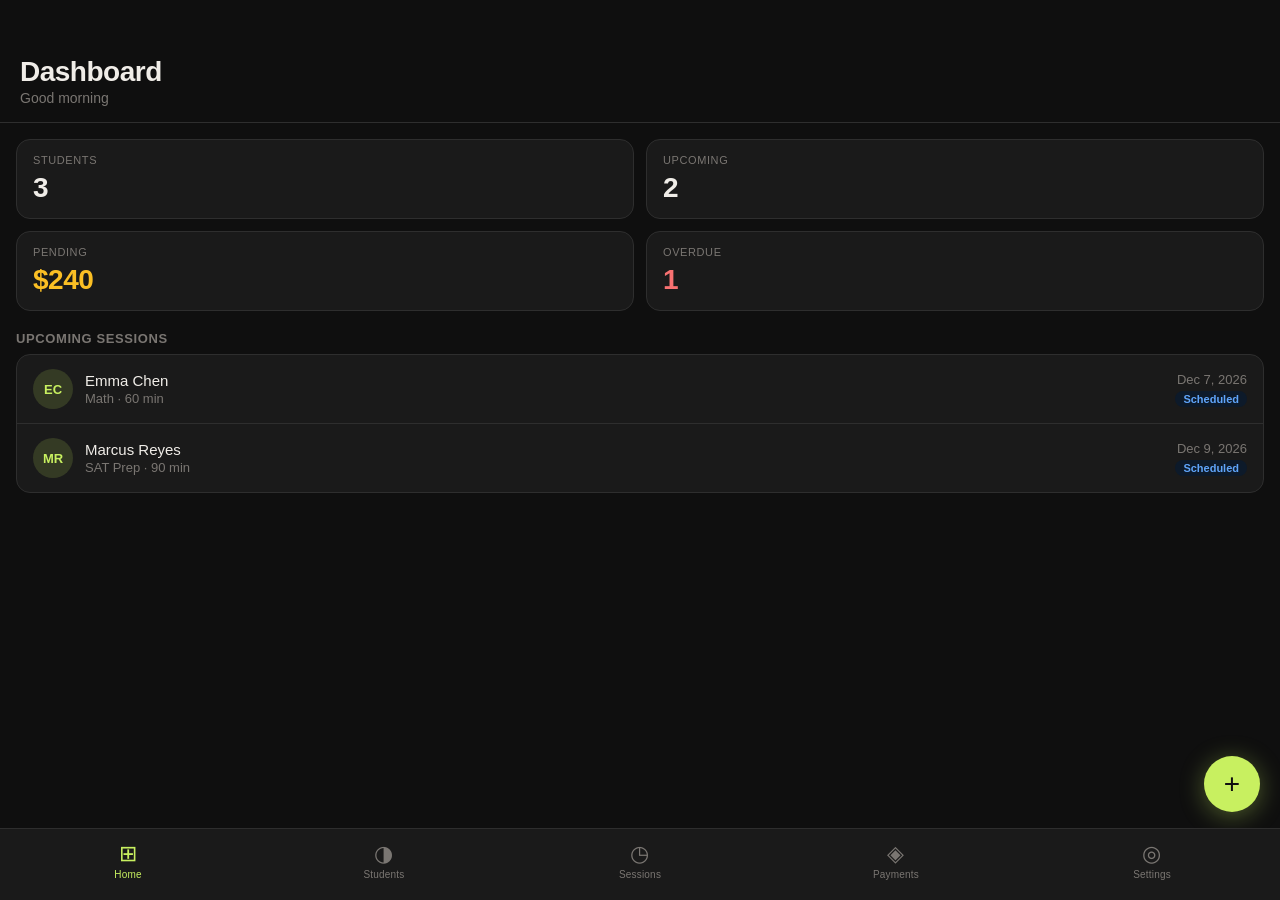
<file: index.html>
<!DOCTYPE html>
<html lang="en">

<head>
  <meta charset="UTF-8" />
  <meta name="viewport" content="width=device-width, initial-scale=1.0, viewport-fit=cover" />
  <meta name="apple-mobile-web-app-capable" content="yes" />
  <meta name="apple-mobile-web-app-status-bar-style" content="black-translucent" />
  <meta name="apple-mobile-web-app-title" content="TutorBase" />
  <meta name="theme-color" content="#0F0F0F" />
  <title>TutorBase</title>
  <link rel="manifest" href="manifest.json" />
  <link rel="apple-touch-icon" href="/icons/icon-192.png" />
  <link rel="stylesheet" href="css/style.css" />
</head>

<body>

  <div id="app">
    <div class="pages">

      <!-- ══════════════════════════════════════════════
         DASHBOARD
    ══════════════════════════════════════════════ -->
      <div class="page active" id="page-dashboard">
        <div class="page-header">
          <h1>Dashboard</h1>
          <p id="dashboard-greeting">Welcome back</p>
        </div>

        <div class="stats-grid">
          <div class="stat-card">
            <div class="stat-label">Students</div>
            <div class="stat-value" id="stat-students">—</div>
          </div>
          <div class="stat-card">
            <div class="stat-label">Upcoming</div>
            <div class="stat-value" id="stat-upcoming">—</div>
          </div>
          <div class="stat-card">
            <div class="stat-label">Pending</div>
            <div class="stat-value amber" id="stat-pending">—</div>
          </div>
          <div class="stat-card">
            <div class="stat-label">Overdue</div>
            <div class="stat-value red" id="stat-overdue">—</div>
          </div>
        </div>

        <div class="section-header">Upcoming Sessions</div>
        <div class="list-container" id="upcoming-list"></div>
      </div>

      <!-- ══════════════════════════════════════════════
         STUDENTS
    ══════════════════════════════════════════════ -->
      <div class="page" id="page-students">
        <div class="page-header">
          <h1>Students</h1>
        </div>
        <div class="search-wrap">
          <input class="search-input" id="search-input" type="search" placeholder="Search students..." />
        </div>
        <div class="list-container" id="student-list"></div>
      </div>

      <!-- ══════════════════════════════════════════════
         SESSIONS
    ══════════════════════════════════════════════ -->
      <div class="page" id="page-sessions">
        <div class="page-header">
          <h1>Sessions</h1>
          <p>All upcoming and past sessions</p>
        </div>
        <div class="list-container" style="margin:0 16px;" id="sessions-list"></div>
      </div>

      <!-- ══════════════════════════════════════════════
         PAYMENTS
    ══════════════════════════════════════════════ -->
      <div class="page" id="page-payments">
        <div class="page-header">
          <h1>Payments</h1>
        </div>
        <div class="pay-summary">
          <div class="pay-card">
            <div class="pv green" id="pay-earned">$0</div>
            <div class="pl">Earned</div>
          </div>
          <div class="pay-card">
            <div class="pv amber" id="pay-pending">$0</div>
            <div class="pl">Pending</div>
          </div>
          <div class="pay-card">
            <div class="pv red" id="pay-overdue">$0</div>
            <div class="pl">Overdue</div>
          </div>
        </div>
        <div class="section-header">Payment History</div>
        <div class="list-container" style="margin:0 16px;" id="payments-list"></div>
      </div>

      <!-- ══════════════════════════════════════════════
         SETTINGS
    ══════════════════════════════════════════════ -->
      <div class="page" id="page-settings">
        <div class="page-header">
          <h1>Settings</h1>
        </div>

        <div class="section-header">Data & Backup</div>
        <div class="settings-section">
          <div class="settings-row">
            <div>
              <div class="settings-label">Export backup</div>
              <div class="settings-sub">Save all your data as a JSON file</div>
            </div>
            <button class="btn-settings" id="btn-export">Export</button>
          </div>
          <div class="settings-row">
            <div>
              <div class="settings-label">Import backup</div>
              <div class="settings-sub">Restore from a previous backup</div>
            </div>
            <button class="btn-settings" id="btn-import">Import</button>
          </div>
          <input type="file" id="import-file" accept=".json" style="display:none" />
        </div>

        <div class="section-header">Install App</div>
        <div class="settings-section">
          <div class="settings-row">
            <div>
              <div class="settings-label">Add to Home Screen</div>
              <div class="settings-sub">iPhone: tap Share → Add to Home Screen. Android: tap ⋮ → Install app.</div>
            </div>
          </div>
        </div>

        <div class="section-header">About</div>
        <div class="settings-section">
          <div class="settings-row">
            <div class="settings-label">TutorBase</div>
            <div class="settings-sub">v1.0.0 · All data stored on device</div>
          </div>
        </div>
      </div>

    </div><!-- /pages -->

    <!-- ── BOTTOM NAV ── -->
    <nav class="bottom-nav">
      <button class="nav-btn active" data-page="dashboard">
        <span class="nav-icon">⊞</span>
        <span>Home</span>
      </button>
      <button class="nav-btn" data-page="students">
        <span class="nav-icon">◑</span>
        <span>Students</span>
      </button>
      <button class="nav-btn" data-page="sessions">
        <span class="nav-icon">◷</span>
        <span>Sessions</span>
      </button>
      <button class="nav-btn" data-page="payments">
        <span class="nav-icon">◈</span>
        <span>Payments</span>
      </button>
      <button class="nav-btn" data-page="settings">
        <span class="nav-icon">◎</span>
        <span>Settings</span>
      </button>
    </nav>
  </div><!-- /app -->

  <!-- ── FAB ── -->
  <button id="fab">+</button>

  <!-- ── TOAST ── -->
  <div id="toast"></div>

  <!-- ══════════════════════════════════════════════
     STUDENT FORM MODAL (bottom sheet)
══════════════════════════════════════════════ -->
  <div class="modal-overlay" id="modal-overlay">
    <div class="modal">
      <div class="modal-handle"></div>
      <div class="modal-header">
        <span class="modal-title" id="modal-title">New Student</span>
        <button class="modal-close" id="modal-close">✕</button>
      </div>
      <div class="modal-body">
        <!-- Student form -->
        <div id="student-form">
          <div class="form-row">
            <div class="form-group">
              <label class="form-label">First name *</label>
              <input class="form-input" id="f-first" type="text" placeholder="Alex" />
            </div>
            <div class="form-group">
              <label class="form-label">Last name *</label>
              <input class="form-input" id="f-last" type="text" placeholder="Johnson" />
            </div>
          </div>
          <div class="form-row">
            <div class="form-group">
              <label class="form-label">Subject</label>
              <select class="form-select" id="f-subject">
                <option value="">Select...</option>
                <option>Math</option>
                <option>Science</option>
                <option>English</option>
                <option>History</option>
                <option>Spanish</option>
                <option>SAT Prep</option>
                <option>ACT Prep</option>
                <option>Piano</option>
                <option>Guitar</option>
              </select>
            </div>
            <div class="form-group">
              <label class="form-label">Grade</label>
              <select class="form-select" id="f-grade">
                <option value="">Select...</option>
                <option>K–2nd</option>
                <option>3rd–5th</option>
                <option>6th–8th</option>
                <option>9th–12th</option>
                <option>College</option>
                <option>Adult</option>
              </select>
            </div>
          </div>
          <div class="form-group">
            <label class="form-label">Hourly rate ($)</label>
            <input class="form-input" id="f-rate" type="number" placeholder="45" min="0" />
          </div>
          <div class="form-group">
            <label class="form-label">Parent / Guardian</label>
            <input class="form-input" id="f-parent" type="text" placeholder="Sarah Johnson" />
          </div>
          <div class="form-group">
            <label class="form-label">Parent email</label>
            <input class="form-input" id="f-email" type="email" placeholder="parent@email.com" />
          </div>
          <div class="form-group">
            <label class="form-label">Parent phone</label>
            <input class="form-input" id="f-phone" type="tel" placeholder="(555) 000-0000" />
          </div>
          <div class="form-group">
            <label class="form-label">Notes</label>
            <textarea class="form-textarea" id="f-notes"
              placeholder="Learning style, goals, things to remember..."></textarea>
          </div>
        </div>
      </div>
      <div class="modal-footer">
        <button class="btn-save" id="modal-save">Save Student</button>
      </div>
    </div>
  </div>

  <!-- ══════════════════════════════════════════════
     SESSION FORM MODAL
══════════════════════════════════════════════ -->
  <div class="modal-overlay" id="session-modal-overlay">
    <div class="modal">
      <div class="modal-handle"></div>
      <div class="modal-header">
        <span class="modal-title">Log Session</span>
        <button class="modal-close" id="session-modal-close">✕</button>
      </div>
      <div class="modal-body" id="session-form">
        <input type="hidden" id="sf-studentId" />
        <div class="form-group">
          <label class="form-label">Student *</label>
          <select class="form-select" id="sf-student-select"></select>
        </div>
        <div class="form-row">
          <div class="form-group">
            <label class="form-label">Date *</label>
            <input class="form-input" id="sf-date" type="date" />
          </div>
          <div class="form-group">
            <label class="form-label">Duration (min)</label>
            <input class="form-input" id="sf-duration" type="number" value="60" min="15" step="15" />
          </div>
        </div>
        <div class="form-group">
          <label class="form-label">Status</label>
          <select class="form-select" id="sf-status">
            <option value="scheduled">Scheduled</option>
            <option value="completed">Completed</option>
            <option value="cancelled">Cancelled</option>
          </select>
        </div>
        <div class="form-group">
          <label class="form-label">Notes</label>
          <textarea class="form-textarea" id="sf-notes" placeholder="Topics covered, homework assigned..."></textarea>
        </div>
      </div>
      <div class="modal-footer">
        <button class="btn-save" id="session-modal-save">Save Session</button>
      </div>
    </div>
  </div>

  <!-- ══════════════════════════════════════════════
     PAYMENT FORM MODAL
══════════════════════════════════════════════ -->
  <div class="modal-overlay" id="payment-modal-overlay">
    <div class="modal">
      <div class="modal-handle"></div>
      <div class="modal-header">
        <span class="modal-title">Log Payment</span>
        <button class="modal-close" id="payment-modal-close">✕</button>
      </div>
      <div class="modal-body" id="payment-form">
        <div class="form-group">
          <label class="form-label">Student *</label>
          <select class="form-select" id="pf-student-select"></select>
        </div>
        <div class="form-row">
          <div class="form-group">
            <label class="form-label">Amount ($) *</label>
            <input class="form-input" id="pf-amount" type="number" placeholder="90" min="0" />
          </div>
          <div class="form-group">
            <label class="form-label">Date</label>
            <input class="form-input" id="pf-date" type="date" />
          </div>
        </div>
        <div class="form-row">
          <div class="form-group">
            <label class="form-label">Status</label>
            <select class="form-select" id="pf-status">
              <option value="paid">Paid</option>
              <option value="pending">Pending</option>
              <option value="overdue">Overdue</option>
            </select>
          </div>
          <div class="form-group">
            <label class="form-label">Method</label>
            <select class="form-select" id="pf-method">
              <option>Venmo</option>
              <option>Zelle</option>
              <option>Cash</option>
              <option>Check</option>
              <option>PayPal</option>
              <option>Other</option>
            </select>
          </div>
        </div>
        <div class="form-group">
          <label class="form-label">Note</label>
          <input class="form-input" id="pf-note" type="text" placeholder="e.g. 2 sessions Oct" />
        </div>
      </div>
      <div class="modal-footer">
        <button class="btn-save" id="payment-modal-save">Save Payment</button>
      </div>
    </div>
  </div>

  <!-- ══════════════════════════════════════════════
     STUDENT DETAIL PANEL (full-screen slide-in)
══════════════════════════════════════════════ -->
  <div id="detail-panel">
    <div class="detail-top">
      <button class="detail-close-btn" id="detail-close">← Back</button>
    </div>
    <div class="detail-hero">
      <div class="detail-avatar-large" id="detail-avatar-text">??</div>
      <div class="detail-title" id="detail-name"></div>
      <div class="detail-subtitle" id="detail-subject"></div>
    </div>
    <div class="detail-stats-row" id="detail-stats"></div>

    <div class="detail-section">
      <div class="detail-section-label">Details</div>
      <div id="detail-info-rows"></div>
    </div>

    <div class="detail-section">
      <div class="detail-section-label">Notes</div>
      <div class="notes-text" id="detail-notes"></div>
    </div>

    <div class="detail-section">
      <div class="detail-section-label">Recent Sessions</div>
      <div id="detail-sessions"></div>
    </div>

    <div class="detail-actions">
      <button class="btn-action btn-accent" id="detail-add-session">+ Session</button>
      <button class="btn-action btn-secondary" id="detail-add-payment">+ Payment</button>
    </div>
    <div class="detail-edit-row">
      <button class="btn-action btn-secondary" id="detail-edit">Edit Student</button>
      <button class="btn-action btn-danger" id="detail-delete">Delete</button>
    </div>
  </div>

  <!-- ── SCRIPTS ── -->
  <script src="js/db.js"></script>
  <script src="js/app.js"></script>
  <script src="js/ui.js"></script>
  <script>
    // Set greeting
    const hr = new Date().getHours();
    document.getElementById('dashboard-greeting').textContent =
      hr < 12 ? 'Good morning' : hr < 17 ? 'Good afternoon' : 'Good evening';

    // Boot
    App.init();
  </script>
</body>

</html>
</file>
<file: css/style.css>
/* ── RESET ────────────────────────────────────────── */
*, *::before, *::after { box-sizing: border-box; margin: 0; padding: 0; }

:root {
  --bg:         #0F0F0F;
  --surface:    #1A1A1A;
  --surface2:   #242424;
  --border:     #2E2E2E;
  --text:       #F0EDE8;
  --muted:      #7A7672;
  --accent:     #C8F060;
  --accent-dark:#8FB040;
  --green:      #4ADE80;
  --green-bg:   #0D2818;
  --amber:      #FBBF24;
  --amber-bg:   #271E08;
  --red:        #F87171;
  --red-bg:     #2A0D0D;
  --blue:       #60A5FA;
  --blue-bg:    #0D1A2A;
  --radius:     14px;
  --radius-sm:  8px;
  --nav-h:      72px;
}

html, body {
  height: 100%; width: 100%;
  overflow: hidden;
  font-family: -apple-system, 'SF Pro Text', 'Helvetica Neue', sans-serif;
  background: var(--bg);
  color: var(--text);
  font-size: 16px;
  -webkit-font-smoothing: antialiased;
}

/* ── APP SHELL ─────────────────────────────────────── */
#app {
  height: 100dvh;
  display: flex;
  flex-direction: column;
  overflow: hidden;
}
.pages {
  flex: 1;
  overflow: hidden;
  position: relative;
}
.page {
  display: none;
  position: absolute;
  inset: 0;
  overflow-y: auto;
  -webkit-overflow-scrolling: touch;
  padding: 0 0 calc(var(--nav-h) + env(safe-area-inset-bottom));
}
.page.active { display: block; }

/* ── PAGE HEADER ───────────────────────────────────── */
.page-header {
  padding: 56px 20px 16px;
  position: sticky;
  top: 0;
  background: var(--bg);
  z-index: 5;
  border-bottom: 1px solid var(--border);
}
.page-header h1 { font-size: 28px; font-weight: 700; letter-spacing: -0.5px; }
.page-header p  { font-size: 14px; color: var(--muted); margin-top: 2px; }

/* ── BOTTOM NAV ────────────────────────────────────── */
.bottom-nav {
  height: calc(var(--nav-h) + env(safe-area-inset-bottom));
  padding-bottom: env(safe-area-inset-bottom);
  background: var(--surface);
  border-top: 1px solid var(--border);
  display: flex;
  align-items: flex-start;
  padding-top: 8px;
  flex-shrink: 0;
  z-index: 20;
}
.nav-btn {
  flex: 1; display: flex; flex-direction: column; align-items: center; gap: 4px;
  background: none; border: none; cursor: pointer; color: var(--muted);
  font-size: 10px; font-family: inherit; font-weight: 500;
  padding: 6px 4px; letter-spacing: 0.2px; transition: color 0.15s;
}
.nav-btn .nav-icon { font-size: 22px; line-height: 1; }
.nav-btn.active { color: var(--accent); }

/* ── FAB ───────────────────────────────────────────── */
#fab {
  position: fixed;
  right: 20px;
  bottom: calc(var(--nav-h) + env(safe-area-inset-bottom) + 16px);
  width: 56px; height: 56px;
  border-radius: 50%;
  background: var(--accent);
  color: #0F0F0F;
  border: none; cursor: pointer;
  font-size: 28px; font-weight: 300;
  display: flex; align-items: center; justify-content: center;
  box-shadow: 0 4px 24px rgba(200,240,96,0.35);
  z-index: 15;
  transition: transform 0.15s;
}
#fab:active { transform: scale(0.92); }

/* ── STAT CARDS ────────────────────────────────────── */
.stats-grid {
  display: grid; grid-template-columns: 1fr 1fr;
  gap: 12px; padding: 16px 16px 0;
}
.stat-card {
  background: var(--surface);
  border: 1px solid var(--border);
  border-radius: var(--radius);
  padding: 14px 16px;
}
.stat-label { font-size: 11px; color: var(--muted); text-transform: uppercase; letter-spacing: 0.6px; margin-bottom: 6px; }
.stat-value { font-size: 28px; font-weight: 700; letter-spacing: -0.5px; }
.stat-value.amber { color: var(--amber); }
.stat-value.red   { color: var(--red); }
.stat-value.green { color: var(--green); }

/* ── SECTION HEADER ────────────────────────────────── */
.section-header {
  font-size: 13px; font-weight: 600; color: var(--muted);
  text-transform: uppercase; letter-spacing: 0.6px;
  padding: 20px 16px 8px;
}

/* ── LIST ROWS ─────────────────────────────────────── */
.list-container {
  background: var(--surface);
  border-radius: var(--radius);
  margin: 0 16px;
  overflow: hidden;
  border: 1px solid var(--border);
}
.list-row {
  display: flex; align-items: center; gap: 12px;
  padding: 14px 16px;
  border-bottom: 1px solid var(--border);
  cursor: pointer;
  transition: background 0.1s;
  -webkit-tap-highlight-color: transparent;
}
.list-row:last-child { border-bottom: none; }
.list-row:active { background: var(--surface2); }
.row-avatar {
  width: 40px; height: 40px; border-radius: 50%;
  background: rgba(200,240,96,0.15);
  color: var(--accent);
  display: flex; align-items: center; justify-content: center;
  font-size: 13px; font-weight: 700; flex-shrink: 0;
}
.row-info { flex: 1; min-width: 0; }
.row-name { font-size: 15px; font-weight: 500; white-space: nowrap; overflow: hidden; text-overflow: ellipsis; }
.row-sub  { font-size: 13px; color: var(--muted); margin-top: 2px; white-space: nowrap; overflow: hidden; text-overflow: ellipsis; }
.row-right { display: flex; flex-direction: column; align-items: flex-end; gap: 4px; flex-shrink: 0; }
.row-date, .row-rate, .row-amount { font-size: 13px; color: var(--muted); }
.row-amount { font-weight: 600; color: var(--text); }

/* ── BADGES ────────────────────────────────────────── */
.badge { display: inline-block; padding: 2px 8px; border-radius: 20px; font-size: 11px; font-weight: 600; }
.badge-paid      { background: var(--green-bg); color: var(--green); }
.badge-pending   { background: var(--amber-bg); color: var(--amber); }
.badge-overdue   { background: var(--red-bg);   color: var(--red); }
.badge-scheduled { background: var(--blue-bg);  color: var(--blue); }

/* ── SEARCH ────────────────────────────────────────── */
.search-wrap { padding: 12px 16px; }
.search-input {
  width: 100%; background: var(--surface);
  border: 1px solid var(--border); border-radius: var(--radius-sm);
  padding: 10px 14px; font-family: inherit; font-size: 15px;
  color: var(--text); outline: none;
}
.search-input::placeholder { color: var(--muted); }
.search-input:focus { border-color: var(--accent); }

/* ── PAYMENT SUMMARY ───────────────────────────────── */
.pay-summary {
  display: grid; grid-template-columns: repeat(3, 1fr);
  gap: 10px; padding: 16px 16px 0;
}
.pay-card {
  background: var(--surface); border: 1px solid var(--border);
  border-radius: var(--radius-sm); padding: 12px 10px; text-align: center;
}
.pay-card .pv { font-size: 20px; font-weight: 700; }
.pay-card .pl { font-size: 10px; color: var(--muted); margin-top: 2px; text-transform: uppercase; letter-spacing: 0.4px; }

/* ── EMPTY STATE ───────────────────────────────────── */
.empty-state { text-align: center; padding: 40px 20px; color: var(--muted); }
.empty-state .empty-icon { font-size: 40px; margin-bottom: 10px; }
.empty-state p { font-size: 14px; line-height: 1.6; }

/* ── MODAL ─────────────────────────────────────────── */
.modal-overlay {
  position: fixed; inset: 0;
  background: rgba(0,0,0,0.75);
  z-index: 100;
  opacity: 0; pointer-events: none;
  transition: opacity 0.2s;
  display: flex; align-items: flex-end;
}
.modal-overlay.open { opacity: 1; pointer-events: all; }
.modal {
  background: var(--surface);
  border-radius: 20px 20px 0 0;
  width: 100%;
  max-height: 92dvh;
  overflow-y: auto;
  -webkit-overflow-scrolling: touch;
  padding: 0 0 calc(24px + env(safe-area-inset-bottom));
  transform: translateY(100%);
  transition: transform 0.25s cubic-bezier(.4,0,.2,1);
}
.modal-overlay.open .modal { transform: translateY(0); }
.modal-handle {
  width: 40px; height: 4px; border-radius: 2px;
  background: var(--border); margin: 12px auto 0;
}
.modal-header {
  display: flex; justify-content: space-between; align-items: center;
  padding: 16px 20px;
  border-bottom: 1px solid var(--border);
}
.modal-title { font-size: 18px; font-weight: 700; }
.modal-close { background: none; border: none; color: var(--muted); font-size: 18px; cursor: pointer; padding: 4px 8px; }
.modal-body  { padding: 16px 20px; display: flex; flex-direction: column; gap: 14px; }
.modal-footer { padding: 0 20px; }

/* ── FORM FIELDS ───────────────────────────────────── */
.form-group { display: flex; flex-direction: column; gap: 6px; }
.form-row   { display: grid; grid-template-columns: 1fr 1fr; gap: 12px; }
.form-label { font-size: 13px; font-weight: 500; color: var(--muted); }
.form-input, .form-select, .form-textarea {
  background: var(--surface2);
  border: 1px solid var(--border);
  border-radius: var(--radius-sm);
  padding: 12px 14px;
  font-family: inherit; font-size: 16px;
  color: var(--text); outline: none;
  transition: border-color 0.15s;
  -webkit-appearance: none;
}
.form-input:focus, .form-select:focus, .form-textarea:focus { border-color: var(--accent); }
.form-textarea { resize: none; min-height: 80px; }
.form-select option { background: var(--surface2); }

/* ── SAVE BUTTON ───────────────────────────────────── */
.btn-save {
  width: 100%; padding: 15px;
  background: var(--accent); color: #0F0F0F;
  border: none; border-radius: var(--radius);
  font-family: inherit; font-size: 16px; font-weight: 700;
  cursor: pointer; margin-top: 8px;
  transition: opacity 0.15s;
}
.btn-save:active { opacity: 0.8; }

/* ── DETAIL PANEL ──────────────────────────────────── */
#detail-panel {
  position: fixed; inset: 0;
  background: var(--bg);
  z-index: 50;
  transform: translateX(100%);
  transition: transform 0.25s cubic-bezier(.4,0,.2,1);
  overflow-y: auto;
  -webkit-overflow-scrolling: touch;
  padding-bottom: calc(24px + env(safe-area-inset-bottom));
}
#detail-panel.open { transform: translateX(0); }
.detail-top {
  padding: 56px 20px 20px;
  display: flex; justify-content: space-between; align-items: flex-start;
}
.detail-close-btn {
  background: var(--surface); border: 1px solid var(--border);
  border-radius: var(--radius-sm); padding: 6px 14px;
  color: var(--muted); font-size: 14px; font-family: inherit; cursor: pointer;
}
.detail-hero { padding: 0 20px 20px; }
.detail-avatar-large {
  width: 64px; height: 64px; border-radius: 50%;
  background: rgba(200,240,96,0.15);
  color: var(--accent);
  display: flex; align-items: center; justify-content: center;
  font-size: 22px; font-weight: 700; margin-bottom: 12px;
}
.detail-title    { font-size: 26px; font-weight: 700; letter-spacing: -0.4px; }
.detail-subtitle { font-size: 15px; color: var(--muted); margin-top: 4px; }
.detail-stats-row {
  display: flex; gap: 12px; padding: 0 20px 16px;
  border-bottom: 1px solid var(--border);
}
.detail-stat {
  background: var(--surface); border: 1px solid var(--border);
  border-radius: var(--radius-sm); padding: 12px 16px; flex: 1; text-align: center;
}
.ds-val   { font-size: 20px; font-weight: 700; }
.ds-label { font-size: 11px; color: var(--muted); margin-top: 2px; text-transform: uppercase; letter-spacing: 0.4px; }
.detail-section { padding: 16px 20px; border-bottom: 1px solid var(--border); }
.detail-section-label { font-size: 12px; font-weight: 600; color: var(--muted); text-transform: uppercase; letter-spacing: 0.6px; margin-bottom: 10px; }
.info-row { display: flex; justify-content: space-between; align-items: center; padding: 8px 0; border-bottom: 1px solid var(--border); font-size: 14px; }
.info-row:last-child { border-bottom: none; }
.ik { color: var(--muted); }
.notes-text {
  background: var(--surface); border-radius: var(--radius-sm);
  padding: 12px 14px; font-size: 14px; line-height: 1.6;
  color: var(--muted); white-space: pre-wrap;
}
.mini-row {
  display: flex; align-items: center; gap: 10px;
  font-size: 13px; color: var(--muted); padding: 6px 0;
  border-bottom: 1px solid var(--border);
}
.mini-row:last-child { border-bottom: none; }
.mini-row span:first-child { flex: 1; color: var(--text); }
.empty-mini { font-size: 13px; color: var(--muted); padding: 8px 0; }
.detail-actions { display: flex; gap: 10px; padding: 16px 20px 0; }
.btn-action {
  flex: 1; padding: 12px; border-radius: var(--radius-sm);
  font-family: inherit; font-size: 14px; font-weight: 600; cursor: pointer;
  transition: opacity 0.15s;
}
.btn-action:active { opacity: 0.7; }
.btn-secondary { background: var(--surface2); color: var(--text); border: 1px solid var(--border); }
.btn-accent    { background: var(--accent); color: #0F0F0F; border: none; }
.btn-danger    { background: var(--red-bg); color: var(--red); border: 1px solid var(--red-bg); }
.detail-edit-row { display: flex; gap: 10px; padding: 12px 20px 0; }

/* ── SETTINGS PAGE ─────────────────────────────────── */
.settings-section {
  background: var(--surface); border: 1px solid var(--border);
  border-radius: var(--radius); margin: 0 16px 16px; overflow: hidden;
}
.settings-row {
  display: flex; justify-content: space-between; align-items: center;
  padding: 14px 16px; border-bottom: 1px solid var(--border);
}
.settings-row:last-child { border-bottom: none; }
.settings-label { font-size: 15px; }
.settings-sub   { font-size: 12px; color: var(--muted); margin-top: 2px; }
.btn-settings {
  background: var(--surface2); border: 1px solid var(--border);
  border-radius: var(--radius-sm); padding: 8px 16px;
  font-family: inherit; font-size: 14px; color: var(--text); cursor: pointer;
}
.btn-settings-danger {
  background: var(--red-bg); border: 1px solid var(--red-bg);
  color: var(--red); border-radius: var(--radius-sm); padding: 8px 16px;
  font-family: inherit; font-size: 14px; cursor: pointer;
}

/* ── TOAST ─────────────────────────────────────────── */
#toast {
  position: fixed; bottom: calc(var(--nav-h) + env(safe-area-inset-bottom) + 16px);
  left: 50%; transform: translateX(-50%) translateY(20px);
  background: var(--text); color: var(--bg);
  padding: 10px 20px; border-radius: 100px;
  font-size: 14px; font-weight: 500;
  opacity: 0; transition: opacity 0.2s, transform 0.2s;
  pointer-events: none; white-space: nowrap; z-index: 200;
}
#toast.show { opacity: 1; transform: translateX(-50%) translateY(0); }
#toast.error { background: var(--red); color: #fff; }
</file>
